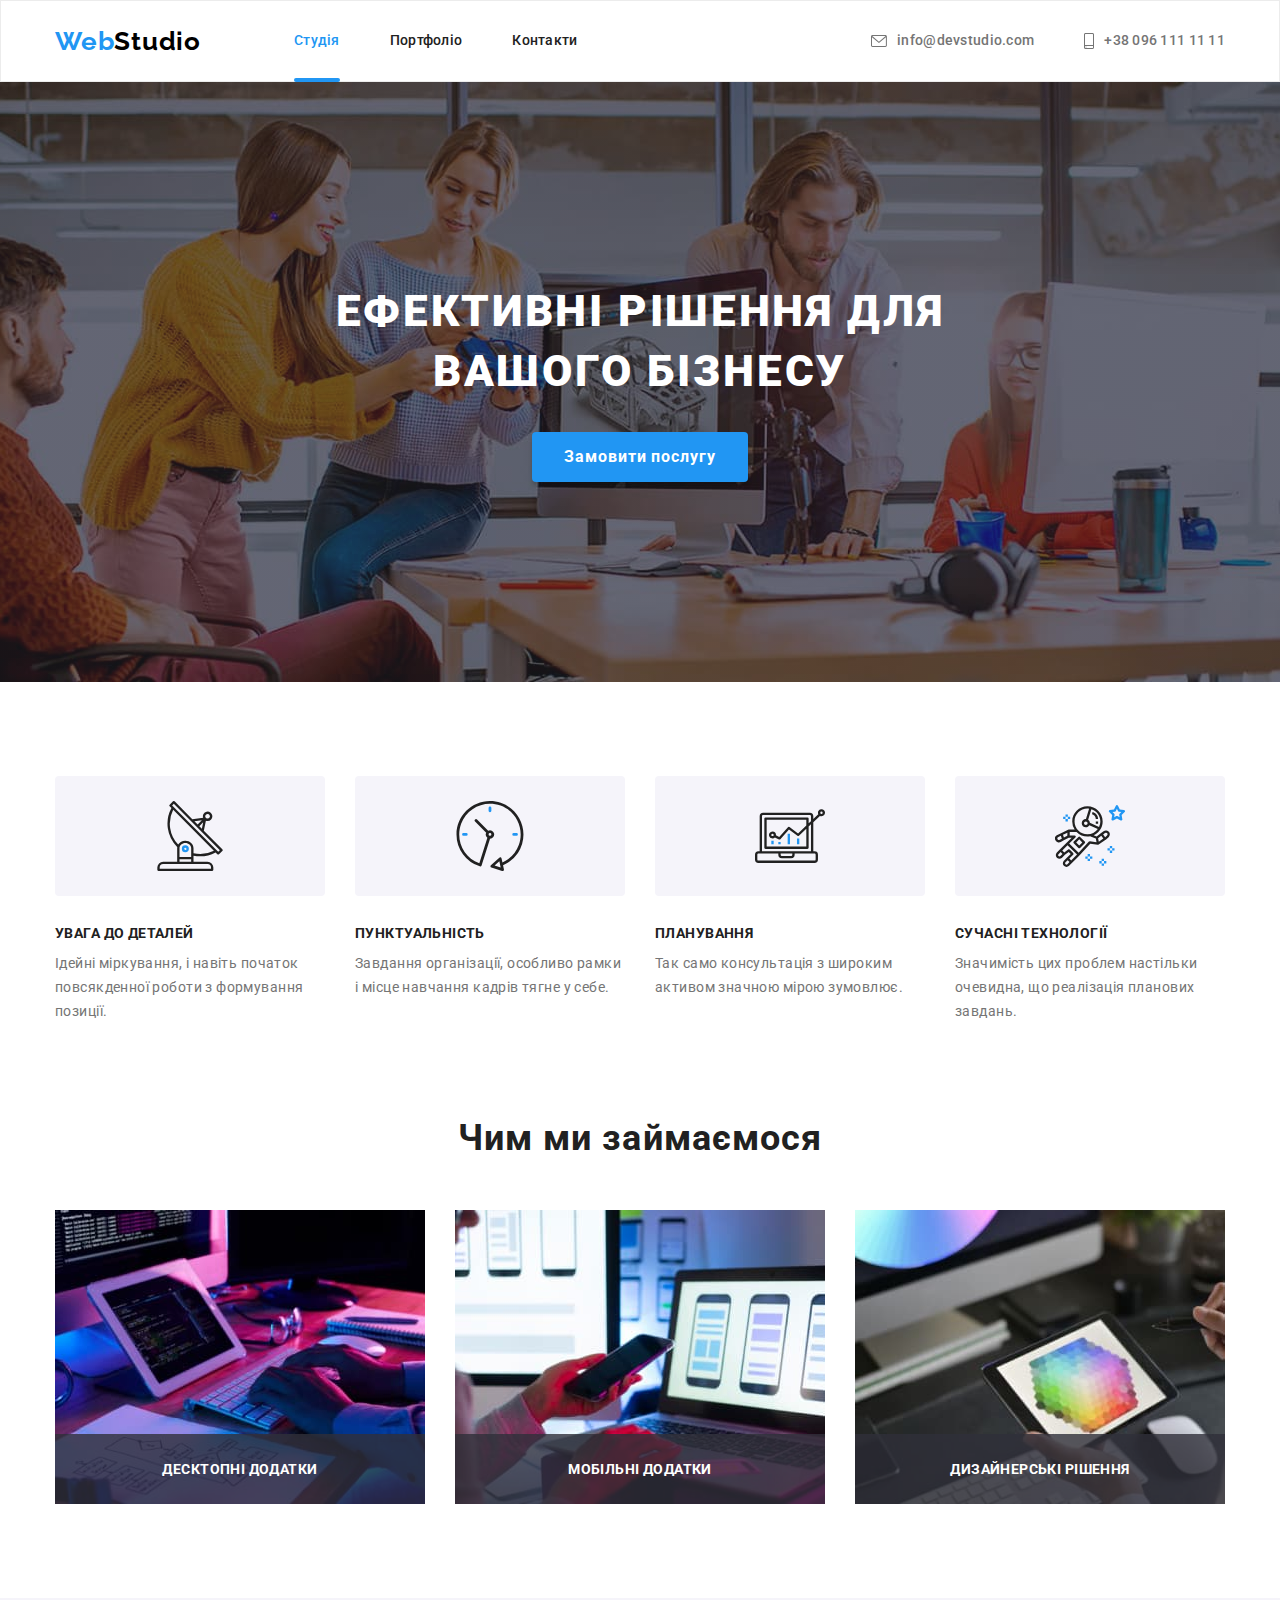
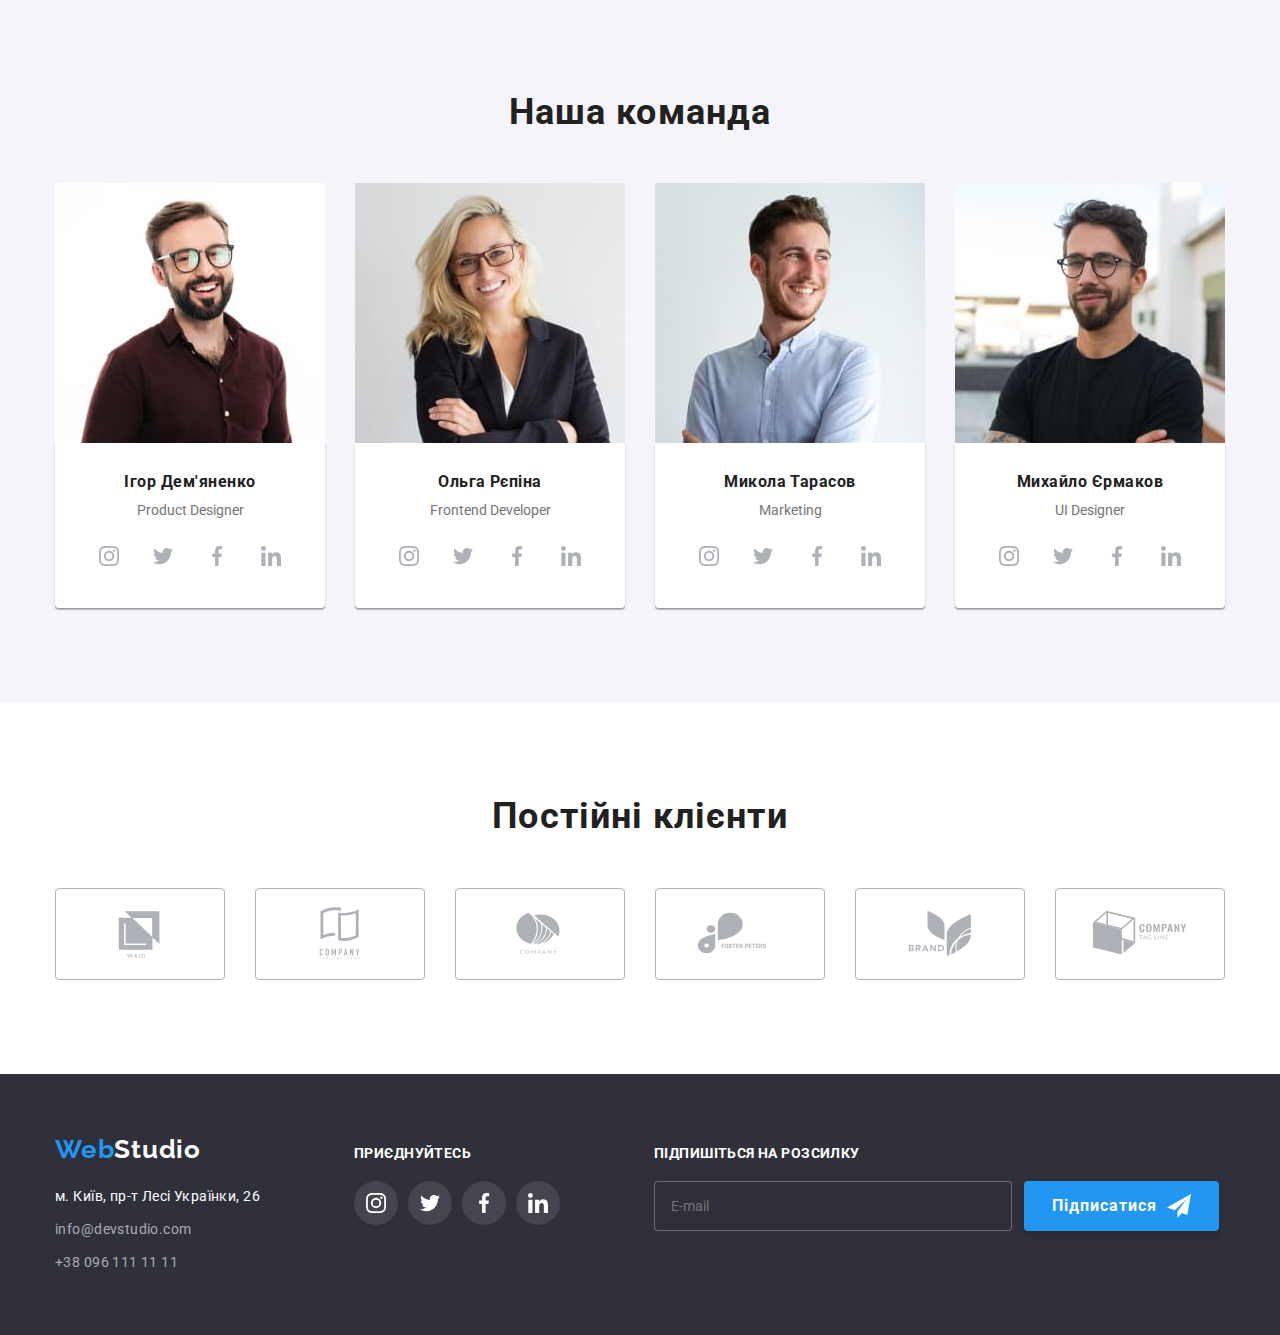
<file: index.html>
<!DOCTYPE html>
<html lang="uk">
  <head>
    <meta charset="UTF-8" />
    <meta http-equiv="X-UA-Compatible" content="IE=edge" />
    <meta name="viewport" content="width=device-width, initial-scale=1.0" />
    <title>Студія</title>
    <link rel="preconnect" href="https://fonts.googleapis.com" />
    <link rel="preconnect" href="https://fonts.gstatic.com" crossorigin />
    <link
      href="https://fonts.googleapis.com/css2?family=Raleway:wght@700&family=Roboto:wght@400;500;700;900&display=swap"
      rel="stylesheet"
    />
    <link
      rel="stylesheet"
      href="https://cdnjs.cloudflare.com/ajax/libs/modern-normalize/1.1.0/modern-normalize.min.css"
    />
    <link rel="stylesheet" href="./css/main.min.css" />
  </head>
  <body>
    <!--Шапка документа-->
    <header class="header">
      <div class="container header__container">
        <nav class="header__nav">
          <a href="./index.html" class="logo"
            >Web<span class="logo--dark">Studio</span></a
          >
          <ul class="header__list">
            <li class="header__item">
              <a href="./index.html" class="header__link header__link--current"
                >Студія</a
              >
            </li>
            <li class="header__item">
              <a href="./portfolio.html" class="header__link">Портфоліо</a>
            </li>
            <li class="header__item">
              <a href="#" class="header__link">Контакти</a>
            </li>
          </ul>
        </nav>
        <!--Контактна інформація-->
        <ul class="contact">
          <li class="contact__item">
            <a href="mailto:info@devstudio.com" class="contact__link">
              <svg width="16" height="12">
                <use href="./images/symbol-defs.svg#icon-mail"></use>
              </svg>
              info@devstudio.com</a
            >
          </li>
          <li class="contact__item">
            <a href="tel:+380961111111" class="contact__link">
              <svg width="10" height="16">
                <use href="./images/symbol-defs.svg#icon-smartphone"></use>
              </svg>
              +38 096 111 11 11</a
            >
          </li>
        </ul>
      </div>
    </header>
    <!--Основний контент сторінки-->
    <main>
      <section class="hero section">
        <div class="container">
          <h1 class="hero__title">Ефективні рішення для вашого бізнесу</h1>
          <button type="button" class="hero__btn" data-modal-open>
            Замовити послугу
          </button>
        </div>
      </section>
      <!--Особливості-->
      <section class="feature section">
        <div class="container">
          <h2 class="visually-hidden title">Особливості</h2>
          <ul class="feature__list">
            <li class="feature__item">
              <div class="feature__icons">
                <svg width="70" height="70">
                  <use href="./images/symbol-defs.svg#icon-antenna-1"></use>
                </svg>
              </div>
              <h3 class="feature__title">Увага до деталей</h3>
              <p class="feature__text">
                Ідейні міркування, і навіть початок повсякденної роботи з
                формування позиції.
              </p>
            </li>
            <li class="feature__item">
              <div class="feature__icons">
                <svg width="70" height="70">
                  <use href="./images/symbol-defs.svg#icon-clock-1"></use>
                </svg>
              </div>
              <h3 class="feature__title">Пунктуальність</h3>
              <p class="feature__text">
                Завдання організації, особливо рамки і місце навчання кадрів
                тягне у себе.
              </p>
            </li>
            <li class="feature__item">
              <div class="feature__icons">
                <svg width="70" height="70">
                  <use href="./images/symbol-defs.svg#icon-diagram-1"></use>
                </svg>
              </div>
              <h3 class="feature__title">Планування</h3>
              <p class="feature__text">
                Так само консультація з широким активом значною мірою зумовлює.
              </p>
            </li>
            <li class="feature__item">
              <div class="feature__icons">
                <svg width="70" height="70">
                  <use href="./images/symbol-defs.svg#icon-astronaut-1"></use>
                </svg>
              </div>
              <h3 class="feature__title">Сучасні технології</h3>
              <p class="feature__text">
                Значимість цих проблем настільки очевидна, що реалізація
                планових завдань.
              </p>
            </li>
          </ul>
        </div>
      </section>
      <!--Чим ми займаємося-->
      <section class="about section">
        <div class="container">
          <h2 class="title">Чим ми займаємося</h2>
          <ul class="about__list">
            <li class="about__item">
              <div class="about__thumb">
                <img
                  src="./images/img.jpg"
                  alt="розробка сайту та написання коду"
                  width="370"
                  class="about__img"
                />
                <div class="about__bg">
                  <p class="about__text">Десктопні додатки</p>
                </div>
              </div>
            </li>
            <li class="about__item">
              <div class="about__thumb">
                <img
                  src="./images/img2.jpg"
                  alt="розробка мобільних додатків"
                  width="370"
                  class="about__img"
                />
                <div class="about__bg">
                  <p class="about__text">Мобільні додатки</p>
                </div>
              </div>
            </li>
            <li class="about__item">
              <div class="about__thumb">
                <img
                  src="./images/img3.jpg"
                  alt="вектор кольорова палітра"
                  width="370"
                  class="about__img"
                />
                <div class="about__bg">
                  <p class="about__text">Дизайнерські рішення</p>
                </div>
              </div>
            </li>
          </ul>
        </div>
      </section>
      <!--Наша команда-->
      <section class="team section">
        <div class="container">
          <h2 class="title">Наша команда</h2>
          <ul class="team__list">
            <li>
              <img
                src="./images/teamcard.jpg"
                alt="фотопортрет Ігоря"
                width="270"
              />
              <div class="team__box">
                <h3 class="team__title">Ігор Дем'яненко</h3>
                <p lang="en" class="team__text">Product Designer</p>
                <ul class="networks">
                  <li>
                    <a href="" class="networks__link">
                      <svg width="20" height="20">
                        <use
                          href="./images/symbol-defs.svg#icon-instagram"
                        ></use>
                      </svg>
                    </a>
                  </li>
                  <li>
                    <a href="" class="networks__link">
                      <svg width="20" height="20">
                        <use href="./images/symbol-defs.svg#icon-twitter"></use>
                      </svg>
                    </a>
                  </li>
                  <li>
                    <a href="" class="networks__link">
                      <svg width="20" height="20">
                        <use
                          href="./images/symbol-defs.svg#icon-facebook"
                        ></use>
                      </svg>
                    </a>
                  </li>
                  <li>
                    <a href="" class="networks__link">
                      <svg width="20" height="20">
                        <use
                          href="./images/symbol-defs.svg#icon-linkedin"
                        ></use>
                      </svg>
                    </a>
                  </li>
                </ul>
              </div>
            </li>
            <li>
              <img
                src="./images/teamcard2.jpg"
                alt="фотопортрет Ольги"
                width="270"
              />
              <div class="team__box">
                <h3 class="team__title">Ольга Рєпіна</h3>
                <p lang="en" class="team__text">Frontend Developer</p>
                <ul class="networks">
                  <li>
                    <a href="" class="networks__link">
                      <svg width="20" height="20">
                        <use
                          href="./images/symbol-defs.svg#icon-instagram"
                        ></use>
                      </svg>
                    </a>
                  </li>
                  <li class="networks__item">
                    <a href="" class="networks__link">
                      <svg width="20" height="20">
                        <use href="./images/symbol-defs.svg#icon-twitter"></use>
                      </svg>
                    </a>
                  </li>
                  <li>
                    <a href="" class="networks__link">
                      <svg width="20" height="20">
                        <use
                          href="./images/symbol-defs.svg#icon-facebook"
                        ></use>
                      </svg>
                    </a>
                  </li>
                  <li>
                    <a href="" class="networks__link">
                      <svg width="20" height="20">
                        <use
                          href="./images/symbol-defs.svg#icon-linkedin"
                        ></use>
                      </svg>
                    </a>
                  </li>
                </ul>
              </div>
            </li>
            <li>
              <img
                src="./images/teamcard3.jpg"
                alt="фотопортрет Миколи"
                width="270"
              />
              <div class="team__box">
                <h3 class="team__title">Микола Тарасов</h3>
                <p lang="en" class="team__text">Marketing</p>
                <ul class="networks">
                  <li>
                    <a href="" class="networks__link">
                      <svg width="20" height="20">
                        <use
                          href="./images/symbol-defs.svg#icon-instagram"
                        ></use>
                      </svg>
                    </a>
                  </li>
                  <li>
                    <a href="" class="networks__link">
                      <svg width="20" height="20">
                        <use href="./images/symbol-defs.svg#icon-twitter"></use>
                      </svg>
                    </a>
                  </li>
                  <li>
                    <a href="" class="networks__link">
                      <svg width="20" height="20">
                        <use
                          href="./images/symbol-defs.svg#icon-facebook"
                        ></use>
                      </svg>
                    </a>
                  </li>
                  <li>
                    <a href="" class="networks__link">
                      <svg width="20" height="20">
                        <use
                          href="./images/symbol-defs.svg#icon-linkedin"
                        ></use>
                      </svg>
                    </a>
                  </li>
                </ul>
              </div>
            </li>
            <li>
              <img
                src="./images/teamcard4.jpg"
                alt="фотопортрет Михайла "
                width="270"
              />
              <div class="team__box">
                <h3 class="team__title">Михайло Єрмаков</h3>
                <p lang="en" class="team__text">UI Designer</p>
                <ul class="networks">
                  <li>
                    <a href="" class="networks__link">
                      <svg width="20" height="20">
                        <use
                          href="./images/symbol-defs.svg#icon-instagram"
                        ></use>
                      </svg>
                    </a>
                  </li>
                  <li>
                    <a href="" class="networks__link">
                      <svg width="20" height="20">
                        <use href="./images/symbol-defs.svg#icon-twitter"></use>
                      </svg>
                    </a>
                  </li>
                  <li>
                    <a href="" class="networks__link">
                      <svg width="20" height="20">
                        <use
                          href="./images/symbol-defs.svg#icon-facebook"
                        ></use>
                      </svg>
                    </a>
                  </li>
                  <li>
                    <a href="" class="networks__link">
                      <svg width="20" height="20">
                        <use
                          href="./images/symbol-defs.svg#icon-linkedin"
                        ></use>
                      </svg>
                    </a>
                  </li>
                </ul>
              </div>
            </li>
          </ul>
        </div>
      </section>
      <!-- Постійні клієнти -->
      <section class="customers section">
        <div class="container">
          <h2 class="title">Постійні клієнти</h2>
          <ul class="customers">
            <li>
              <a class="customers__link" href="">
                <svg width="106" height="60">
                  <use href="./images/symbol-defs.svg#icon-yaco"></use>
                </svg>
              </a>
            </li>
            <li>
              <a class="customers__link" href="">
                <svg width="106" height="60">
                  <use
                    href="./images/symbol-defs.svg#icon-company-tagline"
                  ></use>
                </svg>
              </a>
            </li>
            <li>
              <a class="customers__link" href="">
                <svg width="106" height="60">
                  <use href="./images/symbol-defs.svg#icon-company"></use>
                </svg>
              </a>
            </li>
            <li>
              <a class="customers__link" href="">
                <svg width="106" height="60">
                  <use href="./images/symbol-defs.svg#icon-foster-peters"></use>
                </svg>
              </a>
            </li>
            <li>
              <a class="customers__link" href="">
                <svg width="106" height="60">
                  <use href="./images/symbol-defs.svg#icon-brand"></use>
                </svg>
              </a>
            </li>
            <li>
              <a class="customers__link" href="">
                <svg width="106" height="60">
                  <use href="./images/symbol-defs.svg#icon-tag-line"></use>
                </svg>
              </a>
            </li>
          </ul>
        </div>
      </section>
    </main>
    <!--Підвал сторінки-->
    <footer class="footer">
      <div class="container footer__container">
        <div class="footer__content">
          <a href="./index.html" class="logo"
            >Web<span class="logo--light">Studio</span></a
          >
          <address class="footer__address">
            <ul class="footer__list">
              <li class="footer__item">
                <a
                  href="https://goo.gl/maps/JyWRD4vzPV1qkV4U6"
                  target="_blank"
                  rel="noreferrer noopener"
                  class="footer__link"
                  >м. Київ, пр-т Лесі Українки, 26</a
                >
              </li>
              <li class="footer__item">
                <a href="mailto:info@devstudio.com" class="footer__contact"
                  >info@devstudio.com</a
                >
              </li>
              <li class="footer__item">
                <a href="tel:+380961111111" class="footer__contact"
                  >+38 096 111 11 11</a
                >
              </li>
            </ul>
          </address>
        </div>
        <div class="footer-join">
          <h2 class="footer-join__title">Приєднуйтесь</h2>
          <ul class="footer-join__list list">
            <li>
              <a href="" class="footer-join__link">
                <svg width="20" height="20">
                  <use href="./images/symbol-defs.svg#icon-instagram"></use>
                </svg>
              </a>
            </li>
            <li>
              <a href="" class="footer-join__link">
                <svg width="20" height="20">
                  <use href="./images/symbol-defs.svg#icon-twitter"></use>
                </svg>
              </a>
            </li>
            <li>
              <a href="" class="footer-join__link">
                <svg width="20" height="20">
                  <use href="./images/symbol-defs.svg#icon-facebook"></use>
                </svg>
              </a>
            </li>
            <li>
              <a href="" class="footer-join__link">
                <svg width="20" height="20">
                  <use href="./images/symbol-defs.svg#icon-linkedin"></use>
                </svg>
              </a>
            </li>
          </ul>
        </div>
        <div class="footer-form">
          <form>
            <p class="footer-form__text">Підпишіться на розсилку</p>
            <div class="footer-form__box">
              <input
                class="footer-form__input"
                type="email"
                name="email"
                placeholder="E-mail"
              />
              <button class="footer-form__btn" type="submit">
                Підписатися
              </button>
            </div>
          </form>
        </div>
      </div>
    </footer>
    <!-- Модальне вікно -->
    <div class="backdrop is-hidden" data-modal>
      <div class="modal">
        <form class="form">
          <p class="form__text">Залиште свої дані, ми вам передзвонимо</p>
          <label class="form__label">Ім'я</label>
          <div class="form__box">
            <input class="form__input" name="user-name" type="text" />
            <svg class="form__svg" width="18" height="18">
              <use href="./images/symbol-defs.svg#icon-person-black"></use>
            </svg>
          </div>
          <label class="form__label">Телефон</label>
          <div class="form__box">
            <input class="form__input" name="tel" type="tel" />
            <svg class="form__svg" width="18" height="18">
              <use href="./images/symbol-defs.svg#icon-phone-black"></use>
            </svg>
          </div>
          <label class="form__label">Пошта</label>
          <div class="form__box">
            <input class="form__input" name="mail" type="email" />
            <svg class="form__svg" width="18" height="18">
              <use href="./images/symbol-defs.svg#icon-email-black"></use>
            </svg>
          </div>
          <div class="form-textarea__box">
            <label class="form__label" for="comment">Коментар</label>
            <textarea
              class="form__textarea"
              name="comment"
              id="comment"
              placeholder="Введіть текст"
            ></textarea>
          </div>
          <label class="form__accep">
            <input class="form__checkbox" type="checkbox" name="accep" />
            <span class="form__vector"></span>
            Погоджуюся з розсилкою та приймаю
            <a class="form__link" href="#">Умови договору</a>
          </label>
          <button class="form__button" type="submit">Відправити</button>
        </form>
        <button class="modal__button" data-modal-close>
          <svg class="modal__svg" width="18" height="18">
            <use href="./images/symbol-defs.svg#icon-close"></use>
          </svg>
        </button>
      </div>
    </div>
    <!-- Скрипт -->
    <script src="./js/modal.js"></script>
  </body>
</html>
</file>
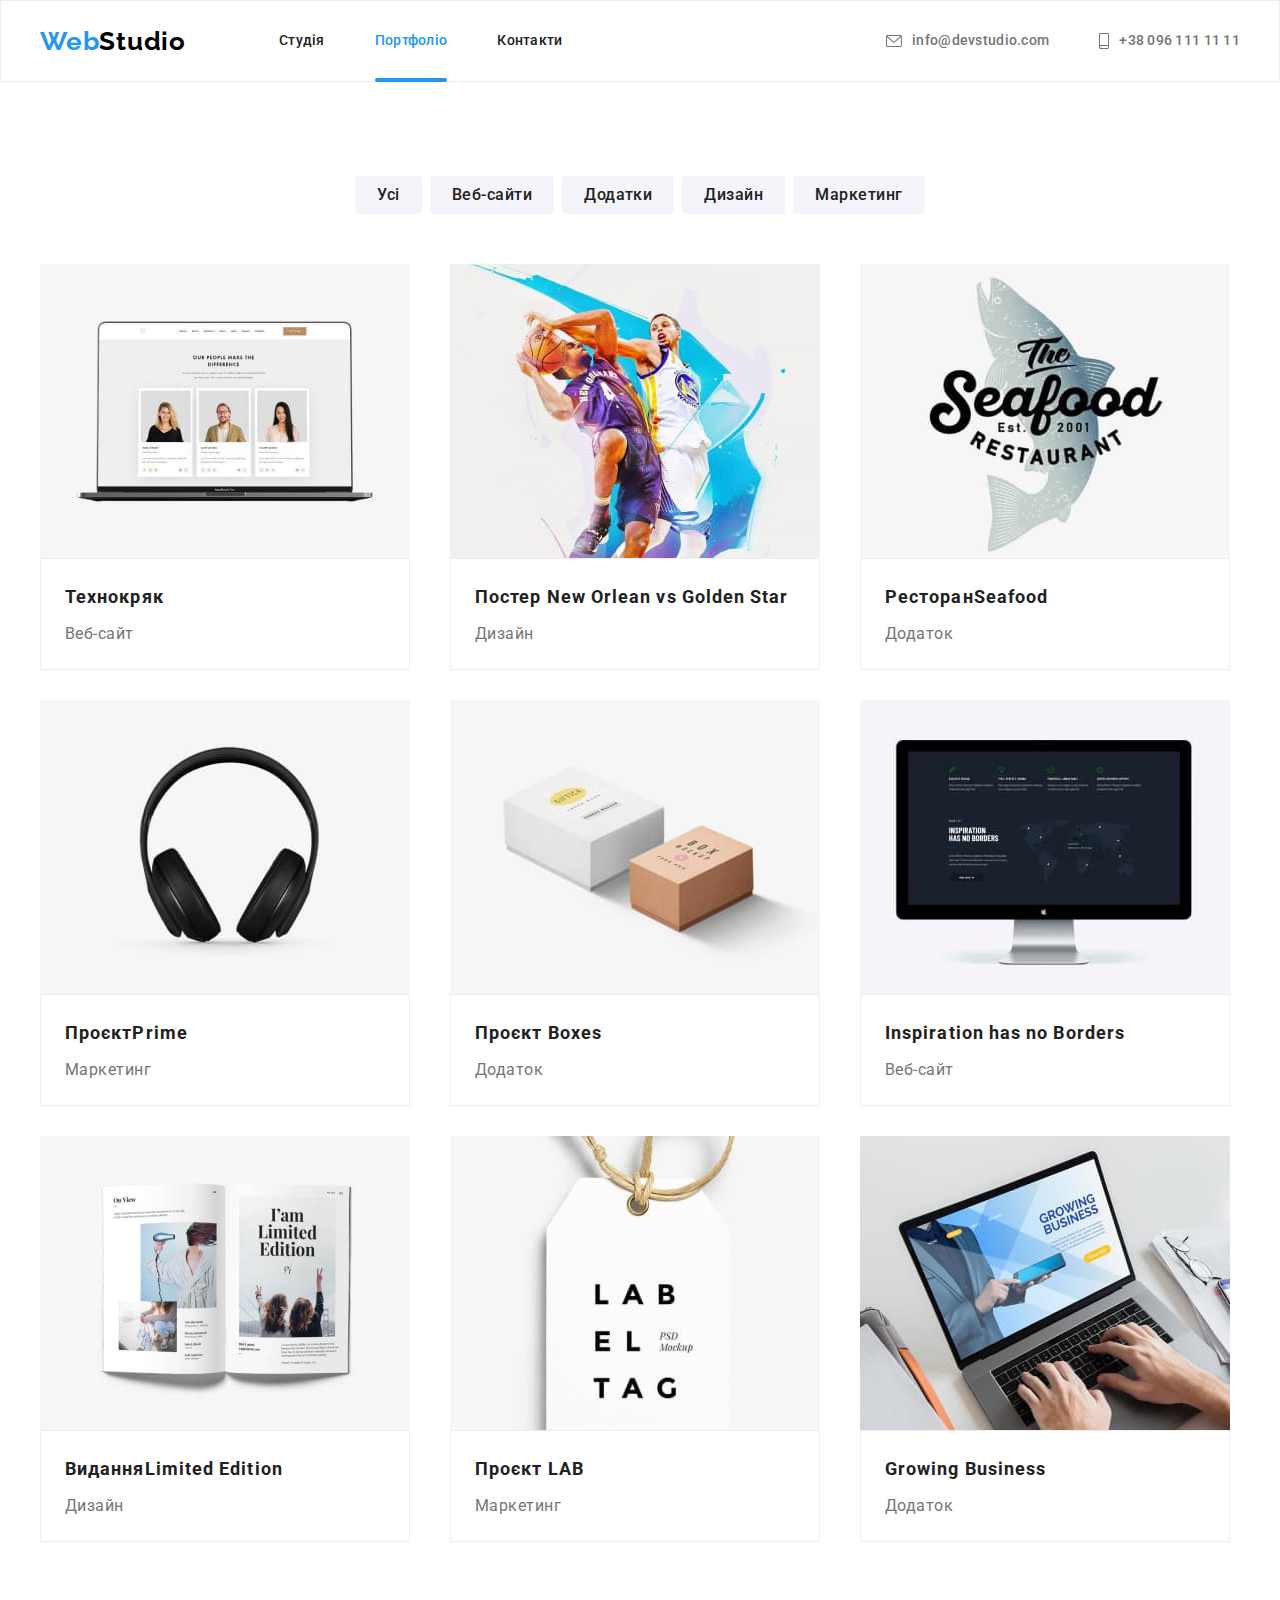
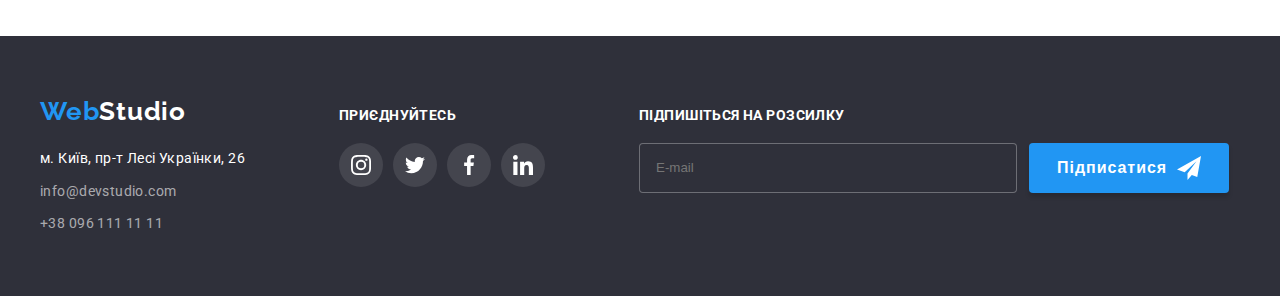
<file: portfolio.html>
<!DOCTYPE html>
<html lang="uk">
  <head>
    <meta charset="UTF-8" />
    <meta http-equiv="X-UA-Compatible" content="IE=edge" />
    <meta name="viewport" content="width=device-width, initial-scale=1.0" />
    <title>Портфоліо</title>
    <link rel="preconnect" href="https://fonts.googleapis.com" />
    <link rel="preconnect" href="https://fonts.gstatic.com" crossorigin />
    <link
      href="https://fonts.googleapis.com/css2?family=Raleway:wght@700&family=Roboto:wght@400;500;700;900&display=swap"
      rel="stylesheet"
    />
    <link rel="stylesheet" href="css/portfolio.min.css" />
  </head>
  <body>
    <!--Шапка документа-->
    <header class="header">
      <div class="container header__container">
        <nav class="header__nav">
          <a href="./index.html" class="logo"
            >Web<span class="logo--dark">Studio</span></a
          >
          <ul class="header__list">
            <li class="header__item">
              <a href="./index.html" class="header__link">Студія</a>
            </li>
            <li class="header__item">
              <a
                href="./portfolio.html"
                class="header__link header__link--current"
                >Портфоліо</a
              >
            </li>
            <li class="header__item">
              <a href="#" class="header__link">Контакти</a>
            </li>
          </ul>
        </nav>
        <!--Контактна інформація-->
        <ul class="contact">
          <li class="contact__item">
            <a href="mailto:info@devstudio.com" class="contact__link">
              <svg width="16" height="12">
                <use href="./images/symbol-defs.svg#icon-mail"></use>
              </svg>
              info@devstudio.com</a
            >
          </li>
          <li class="contact__item">
            <a href="tel:+380961111111" class="contact__link">
              <svg width="10" height="16">
                <use href="./images/symbol-defs.svg#icon-smartphone"></use>
              </svg>
              +38 096 111 11 11</a
            >
          </li>
        </ul>
      </div>
    </header>
    <!-- Основний контент -->
    <main>
      <section class="filter section">
        <div class="container">
          <h1 class="visually-hidden title">Фільтри</h1>
          <ul class="filter__list">
            <li>
              <button class="filter__button" type="button">Усі</button>
            </li>
            <li>
              <button class="filter__button" type="button">Веб-сайти</button>
            </li>
            <li>
              <button class="filter__button" type="button">Додатки</button>
            </li>
            <li>
              <button class="filter__button" type="button">Дизайн</button>
            </li>
            <li>
              <button class="filter__button" type="button">Маркетинг</button>
            </li>
          </ul>
          <ul class="card">
            <li class="card__item">
              <a href="#" class="card__link">
                <div class="card__thumb">
                  <img
                    src="./images/picture.jpg"
                    alt="мак бук з відкритим сайтом"
                    width="370"
                  />
                  <div class="card-overlay">
                    <p class="card-overlay__text">
                      Ресурс пропонує комплексні пропозиції з різним рівнем
                      функціоналу та сервісів. Все це дозволить відвідувачу
                      отримати вичерпні відомості про компанію чи приватну
                      особу.
                    </p>
                  </div>
                </div>
                <div class="card__box">
                  <h2 class="card__title">Технокряк</h2>
                  <p class="card__text">Веб-сайт</p>
                </div>
              </a>
            </li>
            <li class="card__item">
              <a href="#" class="card__link">
                <div class="card__thumb">
                  <img
                    src="./images/picture2.jpg"
                    alt="двоє чоловіків грають в баскетбол"
                    width="370"
                  />
                  <div class="card-overlay">
                    <p class="card-overlay__text">
                      Ресурс пропонує комплексні пропозиції з різним рівнем
                      функціоналу та сервісів. Все це дозволить відвідувачу
                      отримати вичерпні відомості про компанію чи приватну
                      особу.
                    </p>
                  </div>
                </div>
                <div class="card__box">
                  <h2 class="card__title">
                    Постер <span lang="en">New Orlean vs Golden Star</span>
                  </h2>
                  <p class="card__text">Дизайн</p>
                </div>
              </a>
            </li>
            <li class="card__item">
              <a href="#" class="card__link">
                <div class="card__thumb">
                  <img
                    src="./images/picture3.jpg"
                    alt="логотип ресторану море їжі"
                    width="370"
                  />
                  <div class="card-overlay">
                    <p class="card-overlay__text">
                      Ресурс пропонує комплексні пропозиції з різним рівнем
                      функціоналу та сервісів. Все це дозволить відвідувачу
                      отримати вичерпні відомості про компанію чи приватну
                      особу.
                    </p>
                  </div>
                </div>
                <div class="card__box">
                  <h2 class="card__title">
                    Ресторан<span lang="en">Seafood</span>
                  </h2>
                  <p class="card__text">Додаток</p>
                </div>
              </a>
            </li>
            <li class="card__item">
              <a href="#" class="card__link">
                <div class="card__thumb">
                  <img
                    src="./images/picture4.jpg"
                    alt="навушники"
                    width="370"
                  />
                  <div class="card-overlay">
                    <p class="card-overlay__text">
                      Ресурс пропонує комплексні пропозиції з різним рівнем
                      функціоналу та сервісів. Все це дозволить відвідувачу
                      отримати вичерпні відомості про компанію чи приватну
                      особу.
                    </p>
                  </div>
                </div>
                <div class="card__box">
                  <h2 class="card__title">
                    Проєкт<span lang="en">Prime</span>
                  </h2>
                  <p class="card__text">Маркетинг</p>
                </div>
              </a>
            </li>
            <li class="card__item">
              <a href="#" class="card__link">
                <div class="card__thumb">
                  <img
                    src="./images/picture5.jpg"
                    alt="біла та коричнева коробочка"
                    width="370"
                  />
                  <div class="card-overlay">
                    <p class="card-overlay__text">
                      Ресурс пропонує комплексні пропозиції з різним рівнем
                      функціоналу та сервісів. Все це дозволить відвідувачу
                      отримати вичерпні відомості про компанію чи приватну
                      особу.
                    </p>
                  </div>
                </div>
                <div class="card__box">
                  <h2 class="card__title">
                    Проєкт <span lang="en">Boxes</span>
                  </h2>
                  <p class="card__text">Додаток</p>
                </div>
              </a>
            </li>
            <li class="card__item">
              <a href="#" class="card__link">
                <div class="card__thumb">
                  <img
                    src="./images/picture6.jpg"
                    alt="монітор компанії apple"
                    width="370"
                  />
                  <div class="card-overlay">
                    <p class="card-overlay__text">
                      Ресурс пропонує комплексні пропозиції з різним рівнем
                      функціоналу та сервісів. Все це дозволить відвідувачу
                      отримати вичерпні відомості про компанію чи приватну
                      особу.
                    </p>
                  </div>
                </div>
                <div class="card__box">
                  <h2 class="card__title">
                    <span lang="en">Inspiration has no Borders</span>
                  </h2>
                  <p class="card__text">Веб-сайт</p>
                </div>
              </a>
            </li>
            <li class="card__item">
              <a href="#" class="card__link">
                <div class="card__thumb">
                  <img
                    src="./images/picture7.jpg"
                    alt="відкриті сторінки журналу"
                    width="370"
                  />
                  <div class="card-overlay">
                    <p class="card-overlay__text">
                      Ресурс пропонує комплексні пропозиції з різним рівнем
                      функціоналу та сервісів. Все це дозволить відвідувачу
                      отримати вичерпні відомості про компанію чи приватну
                      особу.
                    </p>
                  </div>
                </div>
                <div class="card__box">
                  <h2 class="card__title">
                    Видання<span lang="en">Limited Edition</span>
                  </h2>
                  <p class="card__text">Дизайн</p>
                </div>
              </a>
            </li>
            <li class="card__item">
              <a href="#" class="card__link">
                <div class="card__thumb">
                  <img
                    src="./images/picture8.jpg"
                    alt="біла бирка на мотузці"
                    width="370"
                  />
                  <div class="card-overlay">
                    <p class="card-overlay__text">
                      Ресурс пропонує комплексні пропозиції з різним рівнем
                      функціоналу та сервісів. Все це дозволить відвідувачу
                      отримати вичерпні відомості про компанію чи приватну
                      особу.
                    </p>
                  </div>
                </div>
                <div class="card__box">
                  <h2 class="card__title">Проєкт LAB</h2>
                  <p class="card__text">Маркетинг</p>
                </div>
              </a>
            </li>
            <li class="card__item">
              <a href="#" class="card__link">
                <div class="card__thumb">
                  <img
                    src="./images/picture9.jpg"
                    alt="ноутбук із сайтом Growing Business"
                    width="370"
                  />
                  <div class="card-overlay">
                    <p class="card-overlay__text">
                      Ресурс пропонує комплексні пропозиції з різним рівнем
                      функціоналу та сервісів. Все це дозволить відвідувачу
                      отримати вичерпні відомості про компанію чи приватну
                      особу.
                    </p>
                  </div>
                </div>
                <div class="card__box">
                  <h2 class="card__title">
                    <span lang="en">Growing Business</span>
                  </h2>
                  <p class="card__text">Додаток</p>
                </div>
              </a>
            </li>
          </ul>
        </div>
      </section>
    </main>
    <!--Підвал сторінки-->
    <footer class="footer">
      <div class="container footer__container">
        <div class="footer__content">
          <a href="./index.html" class="logo"
            >Web<span class="logo--light">Studio</span></a
          >
          <address class="footer__address">
            <ul class="footer__list">
              <li class="footer__item">
                <a
                  href="https://goo.gl/maps/JyWRD4vzPV1qkV4U6"
                  target="_blank"
                  rel="noreferrer noopener"
                  class="footer__link"
                  >м. Київ, пр-т Лесі Українки, 26</a
                >
              </li>
              <li class="footer__item">
                <a href="mailto:info@devstudio.com" class="footer__contact"
                  >info@devstudio.com</a
                >
              </li>
              <li class="footer__item">
                <a href="tel:+380961111111" class="footer__contact"
                  >+38 096 111 11 11</a
                >
              </li>
            </ul>
          </address>
        </div>
        <div class="footer-join">
          <h2 class="footer-join__title">Приєднуйтесь</h2>
          <ul class="footer-join__list list">
            <li>
              <a href="" class="footer-join__link">
                <svg width="20" height="20">
                  <use href="./images/symbol-defs.svg#icon-instagram"></use>
                </svg>
              </a>
            </li>
            <li>
              <a href="" class="footer-join__link">
                <svg width="20" height="20">
                  <use href="./images/symbol-defs.svg#icon-twitter"></use>
                </svg>
              </a>
            </li>
            <li>
              <a href="" class="footer-join__link">
                <svg width="20" height="20">
                  <use href="./images/symbol-defs.svg#icon-facebook"></use>
                </svg>
              </a>
            </li>
            <li>
              <a href="" class="footer-join__link">
                <svg width="20" height="20">
                  <use href="./images/symbol-defs.svg#icon-linkedin"></use>
                </svg>
              </a>
            </li>
          </ul>
        </div>
        <div class="footer-form">
          <form>
            <p class="footer-form__text">Підпишіться на розсилку</p>
            <div class="footer-form__box">
              <input
                class="footer-form__input"
                type="email"
                name="email"
                placeholder="E-mail"
              />
              <button class="footer-form__btn" type="submit">
                Підписатися
              </button>
            </div>
          </form>
        </div>
      </div>
    </footer>
  </body>
</html>
</file>
<file: css/main.min.css>
:root{--main-light-color: #ffffff;--main-font-color: #757575;--secondory-font-color: #212121;--accent-color: #2196f3;--secondary-accent-color: #188ce8;--logo-color: #000000;--boder-bg-color: #2f303a;--section-team-bg-color: #f5f4fa;--address-text-color: rgba(255, 255, 255, 0.6);--border-color: #eeeeee;--border-header-color: #ececec;--shadow-btn-color: rgba(0, 0, 0, 0.15);--icon-color: #afb1b8;--time-function: cubic-bezier(0.4, 0, 0.2, 1)}body{margin:0;font-family:"Roboto",sans-serif;font-size:14px;color:var(--main-font-color);background-color:var(--main-light-color)}h1,h2,h3,h4,h5,h6,p,ul{margin:0;padding:0}img{display:block;max-width:100%;height:auto}.container{width:1200px;margin-left:auto;margin-right:auto;padding-left:15px;padding-right:15px}.section{width:100%;padding-top:94px;padding-bottom:94px}.title{margin-bottom:50px;color:var(--secondory-font-color);font-size:36px;line-height:1.16;letter-spacing:.03em;text-align:center}.visually-hidden{position:absolute;white-space:nowrap;width:1px;height:1px;overflow:hidden;border:0;padding:0;clip:rect(0 0 0 0);-webkit-clip-path:inset(50%);clip-path:inset(50%);margin:-1px}.footer-join__list,.footer__list,.customers,.networks,.team__list,.about__list,.feature__list,.contact,.header__list{list-style:none}.footer-join__link,.footer__contact,.footer__link,.networks__link,.contact__link,.header__link,.logo,.logo__dark{text-decoration:none}.logo,.logo__dark{font-family:"Raleway";font-style:normal;color:var(--accent-color);font-weight:700;font-size:26px;line-height:1.19;letter-spacing:.03em}.logo--dark,.logo__dark--dark{color:var(--logo-color)}.logo--light,.logo__dark--light{color:var(--main-light-color)}.header{border:1px solid var(--border-header-color)}.header__container,.header__nav{display:-webkit-box;display:-ms-flexbox;display:flex;-webkit-box-align:center;-ms-flex-align:center;align-items:center}.header__list{display:-webkit-box;display:-ms-flexbox;display:flex;gap:50px;margin-left:93px}.header__link{position:relative;display:block;padding-top:32px;padding-bottom:32px;color:var(--secondory-font-color);font-weight:500;line-height:1.14;letter-spacing:.02em;-webkit-transition:color 250ms var(--time-function);transition:color 250ms var(--time-function)}.header__link--current{color:var(--accent-color)}.header__link:hover,.header__link:focus{color:var(--accent-color)}.header__link--current::after{position:absolute;left:0;bottom:-1px;content:"";display:block;width:100%;height:4px;border-radius:2px;background:var(--accent-color)}.contact{display:-webkit-box;display:-ms-flexbox;display:flex;margin-left:auto;gap:50px}.contact__link{display:-webkit-box;display:-ms-flexbox;display:flex;-webkit-box-pack:center;-ms-flex-pack:center;justify-content:center;-webkit-box-align:center;-ms-flex-align:center;align-items:center;padding-top:32px;padding-bottom:32px;gap:10px;color:var(--main-font-color);fill:currentColor;font-weight:500;line-height:1.14;letter-spacing:.02em;-webkit-transition:color 250ms var(--time-function);transition:color 250ms var(--time-function)}.contact__link:hover,.contact__link:focus{color:var(--accent-color)}.hero{max-width:1600px;height:600px;margin-right:auto;margin-left:auto;padding-top:200px;padding-bottom:200px;background-color:var(--boder-bg-color);background-image:-webkit-gradient(linear, left top, right top, from(rgba(47, 48, 58, 0.4)), to(rgba(47, 48, 58, 0.4))),url(../images/team-work.jpg);background-image:linear-gradient(to right, rgba(47, 48, 58, 0.4), rgba(47, 48, 58, 0.4)),url(../images/team-work.jpg);background-repeat:no-repeat;background-position:center;background-size:cover;text-align:center}.hero__title{width:696px;margin-right:auto;margin-bottom:30px;margin-left:auto;color:var(--main-light-color);font-weight:900;font-size:44px;line-height:1.36;letter-spacing:.06em;text-transform:uppercase}.hero__btn{display:inline-block;padding:10px 32px;min-width:216px;-webkit-box-shadow:0px 4px 4px var(--shadow-btn-color);box-shadow:0px 4px 4px var(--shadow-btn-color);border-radius:4px;border:none;cursor:pointer;color:var(--main-light-color);background:var(--accent-color);font-weight:700;font-size:16px;line-height:1.87;letter-spacing:.06em;-webkit-transition:background-color 250ms var(--time-function);transition:background-color 250ms var(--time-function)}.hero__btn:hover,.hero__btn:focus{background-color:var(--secondary-accent-color)}.feature__list{display:-webkit-box;display:-ms-flexbox;display:flex;-webkit-box-orient:horizontal;-webkit-box-direction:normal;-ms-flex-direction:row;flex-direction:row;gap:30px}.feature__item{width:270px}.feature__icons{display:-webkit-box;display:-ms-flexbox;display:flex;width:270px;height:120px;margin-bottom:30px;-webkit-box-pack:center;-ms-flex-pack:center;justify-content:center;-webkit-box-align:center;-ms-flex-align:center;align-items:center;border-radius:4px;background-color:var(--section-team-bg-color)}.feature__title{margin-bottom:10px;color:var(--secondory-font-color);font-size:14px;line-height:1.14;letter-spacing:.03em;text-transform:uppercase}.feature__text{width:270px;line-height:1.71;letter-spacing:.03em}.about.section{padding-top:0}.about__list{display:-webkit-box;display:-ms-flexbox;display:flex;-webkit-box-orient:horizontal;-webkit-box-direction:normal;-ms-flex-direction:row;flex-direction:row;gap:30px}.about__thumb{position:relative}.about__bg{position:absolute;bottom:0;display:-webkit-box;display:-ms-flexbox;display:flex;-webkit-box-pack:center;-ms-flex-pack:center;justify-content:center;-webkit-box-align:center;-ms-flex-align:center;align-items:center}.about__bg::before{content:"";width:370px;height:70px;background-color:rgba(47,48,58,.8)}.about__text{position:absolute;color:var(--main-light-color);font-weight:700;font-size:14px;line-height:1.1428571429;letter-spacing:.03em;text-transform:uppercase}.team{background-color:var(--section-team-bg-color)}.team__list{display:-webkit-box;display:-ms-flexbox;display:flex;-webkit-box-orient:horizontal;-webkit-box-direction:normal;-ms-flex-direction:row;flex-direction:row;gap:30px}.team__box{width:270px;padding-top:30px;padding-bottom:30px;-webkit-box-shadow:0px 1px 3px rgba(0,0,0,.12),0px 1px 1px rgba(0,0,0,.14),0px 2px 1px rgba(0,0,0,.2);box-shadow:0px 1px 3px rgba(0,0,0,.12),0px 1px 1px rgba(0,0,0,.14),0px 2px 1px rgba(0,0,0,.2);border-radius:0px 0px 4px 4px;background-color:var(--main-light-color);text-align:center}.team__title{margin-bottom:10px;color:var(--secondory-font-color);font-size:16px;line-height:1.18;letter-spacing:.03em}.team__text{margin-bottom:16px}.networks{display:-webkit-box;display:-ms-flexbox;display:flex;-webkit-box-pack:center;-ms-flex-pack:center;justify-content:center;-webkit-box-align:center;-ms-flex-align:center;align-items:center;gap:10px}.networks__link{display:-webkit-box;display:-ms-flexbox;display:flex;-webkit-box-pack:center;-ms-flex-pack:center;justify-content:center;-webkit-box-align:center;-ms-flex-align:center;align-items:center;width:44px;height:44px;border-radius:50%;color:var(--icon-color);fill:currentColor;background-color:var(--main-light-color);-webkit-transition:background-color 250ms var(--time-function),color 250ms var(--time-function);transition:background-color 250ms var(--time-function),color 250ms var(--time-function)}.networks__link:hover,.networks__link:focus{color:var(--main-light-color);background-color:var(--accent-color)}.customers{display:-webkit-box;display:-ms-flexbox;display:flex;-webkit-box-orient:horizontal;-webkit-box-direction:normal;-ms-flex-direction:row;flex-direction:row;-webkit-box-pack:center;-ms-flex-pack:center;justify-content:center;gap:30px}.customers__link{display:-webkit-box;display:-ms-flexbox;display:flex;width:170px;height:92px;-webkit-box-pack:center;-ms-flex-pack:center;justify-content:center;-webkit-box-align:center;-ms-flex-align:center;align-items:center;border:1px solid #afb1b8;border-radius:4px;color:var(--icon-color);fill:currentColor;border-color:var(--icon-color);-webkit-transition:background-color 250ms var(--time-function),color 250ms var(--time-function);transition:background-color 250ms var(--time-function),color 250ms var(--time-function)}.customers__link:hover,.customers__link:focus{color:var(--accent-color);border-color:var(--accent-color)}.footer{padding-top:60px;padding-bottom:60px;background-color:var(--boder-bg-color)}.footer__container{display:-webkit-box;display:-ms-flexbox;display:flex;-webkit-box-align:baseline;-ms-flex-align:baseline;align-items:baseline;gap:94px}.footer .logo{display:inline-block;margin-bottom:20px}.footer__list{font-style:normal}.footer__item:not(:last-child){margin-bottom:9px}.footer__link{color:var(--main-light-color);letter-spacing:.03em;margin-bottom:9px;line-height:1.71;-webkit-transition:color 250ms var(--time-function);transition:color 250ms var(--time-function)}.footer__link:hover,.footer__link:focus{color:var(--accent-color)}.footer__contact{color:var(--address-text-color);letter-spacing:.03em;line-height:1.71;-webkit-transition:color 250ms var(--time-function);transition:color 250ms var(--time-function)}.footer__contact:hover,.footer__contact:focus{color:var(--accent-color)}.footer-join__title{margin-bottom:20px;color:var(--main-light-color);font-weight:700;font-size:14px;line-height:1.1428571429;letter-spacing:.03em;text-transform:uppercase}.footer-join__list{display:-webkit-box;display:-ms-flexbox;display:flex;-webkit-box-pack:center;-ms-flex-pack:center;justify-content:center;-webkit-box-align:center;-ms-flex-align:center;align-items:center;gap:10px}.footer-join__link{display:-webkit-box;display:-ms-flexbox;display:flex;width:44px;height:44px;-webkit-box-pack:center;-ms-flex-pack:center;justify-content:center;-webkit-box-align:center;-ms-flex-align:center;align-items:center;border-radius:50%;color:var(--main-light-color);fill:currentColor;background-color:rgba(255,255,255,.1);-webkit-transition:background-color 250ms var(--time-function);transition:background-color 250ms var(--time-function)}.footer-join__link:hover,.footer-join__link:focus{background-color:var(--accent-color)}.footer-form__text{margin-bottom:20px;color:var(--main-light-color);font-weight:700;font-size:14px;line-height:1.1428571429;letter-spacing:.03em;text-transform:uppercase}.footer-form__box{display:-webkit-box;display:-ms-flexbox;display:flex}.footer-form__input{display:block;width:358px;padding-top:15px;padding-bottom:15px;padding-left:16px;margin-right:12px;border:1px solid rgba(255,255,255,.3);border-radius:4px;outline:none;background-color:var(--boder-bg-color)}.footer-form__btn{position:relative;padding:10px 62px 10px 28px;-webkit-box-shadow:0px 4px 4px rgba(0,0,0,.15);box-shadow:0px 4px 4px rgba(0,0,0,.15);border-radius:4px;border:none;cursor:pointer;background:var(--accent-color);fill:var(--main-light-color);color:var(--main-light-color);font-weight:700;font-size:16px;line-height:1.875;letter-spacing:.06em}.footer-form__btn::after{position:absolute;display:inline-block;content:"";width:24px;height:24px;margin-left:10px;right:28px;top:50%;-webkit-transform:translateY(-50%);transform:translateY(-50%);background-image:url(../images/icon-send.svg)}.backdrop{position:fixed;top:0;left:0;width:100%;height:100%;background-color:rgba(0,0,0,.2);opacity:1;-webkit-transition:opacity 250ms var(--time-function);transition:opacity 250ms var(--time-function)}.backdrop.is-hidden{visibility:hidden;opacity:0;pointer-events:none}.backdrop.is-hidden .modal{-webkit-transform:translate(-50%, -50%) scale(1.5);transform:translate(-50%, -50%) scale(1.5)}.modal{position:absolute;top:50%;left:50%;padding:40px;width:528px;height:581px;border-radius:4px;background:#fff;-webkit-box-shadow:0px 1px 3px rgba(0,0,0,.12),0px 1px 1px rgba(0,0,0,.14),0px 2px 1px rgba(0,0,0,.2);box-shadow:0px 1px 3px rgba(0,0,0,.12),0px 1px 1px rgba(0,0,0,.14),0px 2px 1px rgba(0,0,0,.2);-webkit-transform:translate(-50%, -50%) scale(1);transform:translate(-50%, -50%) scale(1);-webkit-transition:-webkit-transform 250ms var(--time-function);transition:-webkit-transform 250ms var(--time-function);transition:transform 250ms var(--time-function);transition:transform 250ms var(--time-function), -webkit-transform 250ms var(--time-function)}.modal__button{position:absolute;top:8px;right:8px;width:30px;height:30px;fill:var(--logo-color);background:var(--main-light-color);border:1px solid rgba(0,0,0,.1);border-radius:50%;cursor:pointer}.modal__svg{position:absolute;top:50%;-webkit-transform:translate(-50%, -50%);transform:translate(-50%, -50%);-webkit-transition:fill 250ms var(--time-function);transition:fill 250ms var(--time-function)}.modal__svg:hover,.modal__svg:focus{fill:var(--accent-color)}.form__text{margin-bottom:12px;color:var(--secondory-font-color);font-weight:700;font-size:20px;line-height:1.15;text-align:center;letter-spacing:.03em}.form__box{position:relative;margin-bottom:10px}.form__label{display:inline-block;margin-bottom:4px;font-weight:400;font-size:12px;line-height:1.1666666667;letter-spacing:.01em}.form__input{width:448px;height:40px;padding:12px 12px 12px 42px;border:1px solid rgba(33,33,33,.2);border-radius:4px;-webkit-transition:border-color 250ms var(--time-function) fill 250ms var(--time-function);transition:border-color 250ms var(--time-function) fill 250ms var(--time-function)}.form__input:focus{border-color:var(--accent-color);outline:none}.form__svg{position:absolute;top:50%;left:12px;-webkit-transform:translateY(-50%);transform:translateY(-50%)}.form__input:focus+.form__svg{fill:var(--accent-color)}.form-textarea__box{margin-bottom:20px}.form__textarea{width:448px;height:120px;padding:12px 16px;border:1px solid rgba(33,33,33,.2);border-radius:4px;-webkit-transition:border-color 250ms var(--time-function);transition:border-color 250ms var(--time-function);resize:none}.form__textarea:focus{border-color:var(--accent-color);outline:none}.form__textarea::-webkit-input-placeholder{color:rgba(117,117,117,.5);font-weight:400;font-size:12px;line-height:1.1666666667;letter-spacing:.01em}.form__textarea::-moz-placeholder{color:rgba(117,117,117,.5);font-weight:400;font-size:12px;line-height:1.1666666667;letter-spacing:.01em}.form__textarea:-ms-input-placeholder{color:rgba(117,117,117,.5);font-weight:400;font-size:12px;line-height:1.1666666667;letter-spacing:.01em}.form__textarea::-ms-input-placeholder{color:rgba(117,117,117,.5);font-weight:400;font-size:12px;line-height:1.1666666667;letter-spacing:.01em}.form__textarea::placeholder{color:rgba(117,117,117,.5);font-weight:400;font-size:12px;line-height:1.1666666667;letter-spacing:.01em}.form__checkbox{-webkit-appearance:none;-moz-appearance:none;appearance:none}.form__accep{display:-webkit-box;display:-ms-flexbox;display:flex;-webkit-box-align:center;-ms-flex-align:center;align-items:center;gap:7px;margin-bottom:30px;font-weight:400;font-size:14px;line-height:1.7142857143;letter-spacing:.03em}.form__vector{display:inline-block;width:16px;height:15px;border:2px solid var(--secondory-font-color);border-radius:2px}.form__checkbox:checked+.form__vector{border-color:var(--accent-color);background-color:var(--accent-color);background-image:url(../images/icon-check.svg);background-size:contain;background-position:center;background-origin:border-box}.form__link{color:var(--accent-color);font-weight:400;font-size:14px;line-height:24px;letter-spacing:.03em;text-decoration:underline}.form__button{display:-webkit-box;display:-ms-flexbox;display:flex;margin-right:auto;margin-left:auto;padding:10px 52px;-webkit-box-shadow:0px 4px 4px rgba(0,0,0,.15);box-shadow:0px 4px 4px rgba(0,0,0,.15);border-radius:4px;border:none;cursor:pointer;background-color:var(--accent-color);color:var(--main-light-color);font-weight:700;font-size:16px;line-height:1.875;text-align:center;letter-spacing:.06em;-webkit-transition:background-color 250ms var(--time-function);transition:background-color 250ms var(--time-function)}.form__button:hover,.form__button:focus{background-color:var(--secondary-accent-color)}/*# sourceMappingURL=main.min.css.map */
</file>
<file: css/portfolio.min.css>
:root{--main-light-color: #ffffff;--main-font-color: #757575;--secondory-font-color: #212121;--accent-color: #2196f3;--secondary-accent-color: #188ce8;--logo-color: #000000;--boder-bg-color: #2f303a;--section-team-bg-color: #f5f4fa;--address-text-color: rgba(255, 255, 255, 0.6);--border-color: #eeeeee;--border-header-color: #ececec;--shadow-btn-color: rgba(0, 0, 0, 0.15);--icon-color: #afb1b8;--time-function: cubic-bezier(0.4, 0, 0.2, 1)}body{margin:0;font-family:"Roboto",sans-serif;font-size:14px;color:var(--main-font-color);background-color:var(--main-light-color)}h1,h2,h3,h4,h5,h6,p,ul{margin:0;padding:0}img{display:block;max-width:100%;height:auto}.container{width:1200px;margin-left:auto;margin-right:auto;padding-left:15px;padding-right:15px}.section{width:100%;padding-top:94px;padding-bottom:94px}.title{margin-bottom:50px;color:var(--secondory-font-color);font-size:36px;line-height:1.16;letter-spacing:.03em;text-align:center}.visually-hidden{position:absolute;white-space:nowrap;width:1px;height:1px;overflow:hidden;border:0;padding:0;clip:rect(0 0 0 0);-webkit-clip-path:inset(50%);clip-path:inset(50%);margin:-1px}.footer-join__list,.footer__list,.card,.filter__list,.contact,.header__list{list-style:none}.footer-join__link,.footer__contact,.footer__link,.card__link,.contact__link,.header__link,.logo,.logo__dark{text-decoration:none}.logo,.logo__dark{font-family:"Raleway";font-style:normal;color:var(--accent-color);font-weight:700;font-size:26px;line-height:1.19;letter-spacing:.03em}.logo--dark,.logo__dark--dark{color:var(--logo-color)}.logo--light,.logo__dark--light{color:var(--main-light-color)}.header{border:1px solid var(--border-header-color)}.header__container,.header__nav{display:-webkit-box;display:-ms-flexbox;display:flex;-webkit-box-align:center;-ms-flex-align:center;align-items:center}.header__list{display:-webkit-box;display:-ms-flexbox;display:flex;gap:50px;margin-left:93px}.header__link{position:relative;display:block;padding-top:32px;padding-bottom:32px;color:var(--secondory-font-color);font-weight:500;line-height:1.14;letter-spacing:.02em;-webkit-transition:color 250ms var(--time-function);transition:color 250ms var(--time-function)}.header__link--current{color:var(--accent-color)}.header__link:hover,.header__link:focus{color:var(--accent-color)}.header__link--current::after{position:absolute;left:0;bottom:-1px;content:"";display:block;width:100%;height:4px;border-radius:2px;background:var(--accent-color)}.contact{display:-webkit-box;display:-ms-flexbox;display:flex;margin-left:auto;gap:50px}.contact__link{display:-webkit-box;display:-ms-flexbox;display:flex;-webkit-box-pack:center;-ms-flex-pack:center;justify-content:center;-webkit-box-align:center;-ms-flex-align:center;align-items:center;padding-top:32px;padding-bottom:32px;gap:10px;color:var(--main-font-color);fill:currentColor;font-weight:500;line-height:1.14;letter-spacing:.02em;-webkit-transition:color 250ms var(--time-function);transition:color 250ms var(--time-function)}.contact__link:hover,.contact__link:focus{color:var(--accent-color)}.filter__list{display:-webkit-box;display:-ms-flexbox;display:flex;-webkit-box-orient:horizontal;-webkit-box-direction:normal;-ms-flex-direction:row;flex-direction:row;-webkit-box-pack:center;-ms-flex-pack:center;justify-content:center;gap:8px;margin-bottom:50px}.filter__button{padding:6px 22px;border-radius:4px;border:none;cursor:pointer;color:var(--secondory-font-color);background:var(--section-team-bg-color);font-family:inherit;font-weight:500;font-size:16px;line-height:1.62;letter-spacing:.03em;text-align:center;-webkit-transition:background-color 250ms var(--time-function),color 250ms var(--time-function),-webkit-box-shadow 250ms var(--time-function);transition:background-color 250ms var(--time-function),color 250ms var(--time-function),-webkit-box-shadow 250ms var(--time-function);transition:background-color 250ms var(--time-function),color 250ms var(--time-function),box-shadow 250ms var(--time-function);transition:background-color 250ms var(--time-function),color 250ms var(--time-function),box-shadow 250ms var(--time-function),-webkit-box-shadow 250ms var(--time-function)}.filter__button:hover,.filter__button:focus{-webkit-box-shadow:0px 3px 1px rgba(0,0,0,.1),0px 1px 2px rgba(0,0,0,.08),0px 2px 2px rgba(0,0,0,.12);box-shadow:0px 3px 1px rgba(0,0,0,.1),0px 1px 2px rgba(0,0,0,.08),0px 2px 2px rgba(0,0,0,.12);color:var(--main-light-color);background-color:var(--accent-color)}.card{display:-webkit-box;display:-ms-flexbox;display:flex;-ms-flex-wrap:wrap;flex-wrap:wrap;margin-bottom:-30px;margin-right:-30px}.card__item{width:calc(33.3333333333% - 30px);margin-right:30px;margin-bottom:30px}.card__thumb{position:relative;overflow:hidden}.card-overlay{position:absolute;top:0;left:0;width:100%;height:294px;background-color:rgba(33,150,243,.9);-webkit-transform:translateY(100%);transform:translateY(100%);-webkit-transition:-webkit-transform 250ms var(--time-function);transition:-webkit-transform 250ms var(--time-function);transition:transform 250ms var(--time-function);transition:transform 250ms var(--time-function), -webkit-transform 250ms var(--time-function)}.card-overlay__text{position:absolute;top:50%;left:50%;-webkit-transform:translate(-50%, -50%);transform:translate(-50%, -50%);width:322px;height:168px;color:var(--main-light-color);font-size:18px;line-height:1.5555555556;letter-spacing:.03em}.card__link:hover .card-overlay,.card__link:focus .card-overlay{-webkit-transform:translateY(0);transform:translateY(0)}.card__link{display:inline-block;-webkit-transition:-webkit-box-shadow 250ms var(--time-function);transition:-webkit-box-shadow 250ms var(--time-function);transition:box-shadow 250ms var(--time-function);transition:box-shadow 250ms var(--time-function), -webkit-box-shadow 250ms var(--time-function)}.card__link:hover,.card__link:focus{-webkit-box-shadow:0px 1px 1px rgba(0,0,0,.12),0px 4px 4px rgba(0,0,0,.06),1px 4px 6px rgba(0,0,0,.16);box-shadow:0px 1px 1px rgba(0,0,0,.12),0px 4px 4px rgba(0,0,0,.06),1px 4px 6px rgba(0,0,0,.16)}.card__box{padding:20px 24px;border:1px solid var(--border-color);background-color:var(--main-light-color)}.card__title{margin-bottom:4px;color:var(--secondory-font-color);font-weight:700;font-size:18px;line-height:2;letter-spacing:.06em}.card__text{color:var(--main-font-color);font-size:16px;line-height:1.87;letter-spacing:.03em}.footer{padding-top:60px;padding-bottom:60px;background-color:var(--boder-bg-color)}.footer__container{display:-webkit-box;display:-ms-flexbox;display:flex;-webkit-box-align:baseline;-ms-flex-align:baseline;align-items:baseline;gap:94px}.footer .logo{display:inline-block;margin-bottom:20px}.footer__list{font-style:normal}.footer__item:not(:last-child){margin-bottom:9px}.footer__link{color:var(--main-light-color);letter-spacing:.03em;margin-bottom:9px;line-height:1.71;-webkit-transition:color 250ms var(--time-function);transition:color 250ms var(--time-function)}.footer__link:hover,.footer__link:focus{color:var(--accent-color)}.footer__contact{color:var(--address-text-color);letter-spacing:.03em;line-height:1.71;-webkit-transition:color 250ms var(--time-function);transition:color 250ms var(--time-function)}.footer__contact:hover,.footer__contact:focus{color:var(--accent-color)}.footer-join__title{margin-bottom:20px;color:var(--main-light-color);font-weight:700;font-size:14px;line-height:1.1428571429;letter-spacing:.03em;text-transform:uppercase}.footer-join__list{display:-webkit-box;display:-ms-flexbox;display:flex;-webkit-box-pack:center;-ms-flex-pack:center;justify-content:center;-webkit-box-align:center;-ms-flex-align:center;align-items:center;gap:10px}.footer-join__link{display:-webkit-box;display:-ms-flexbox;display:flex;width:44px;height:44px;-webkit-box-pack:center;-ms-flex-pack:center;justify-content:center;-webkit-box-align:center;-ms-flex-align:center;align-items:center;border-radius:50%;color:var(--main-light-color);fill:currentColor;background-color:rgba(255,255,255,.1);-webkit-transition:background-color 250ms var(--time-function);transition:background-color 250ms var(--time-function)}.footer-join__link:hover,.footer-join__link:focus{background-color:var(--accent-color)}.footer-form__text{margin-bottom:20px;color:var(--main-light-color);font-weight:700;font-size:14px;line-height:1.1428571429;letter-spacing:.03em;text-transform:uppercase}.footer-form__box{display:-webkit-box;display:-ms-flexbox;display:flex}.footer-form__input{display:block;width:358px;padding-top:15px;padding-bottom:15px;padding-left:16px;margin-right:12px;border:1px solid rgba(255,255,255,.3);border-radius:4px;outline:none;background-color:var(--boder-bg-color)}.footer-form__btn{position:relative;padding:10px 62px 10px 28px;-webkit-box-shadow:0px 4px 4px rgba(0,0,0,.15);box-shadow:0px 4px 4px rgba(0,0,0,.15);border-radius:4px;border:none;cursor:pointer;background:var(--accent-color);fill:var(--main-light-color);color:var(--main-light-color);font-weight:700;font-size:16px;line-height:1.875;letter-spacing:.06em}.footer-form__btn::after{position:absolute;display:inline-block;content:"";width:24px;height:24px;margin-left:10px;right:28px;top:50%;-webkit-transform:translateY(-50%);transform:translateY(-50%);background-image:url(../images/icon-send.svg)}/*# sourceMappingURL=portfolio.min.css.map */
</file>
